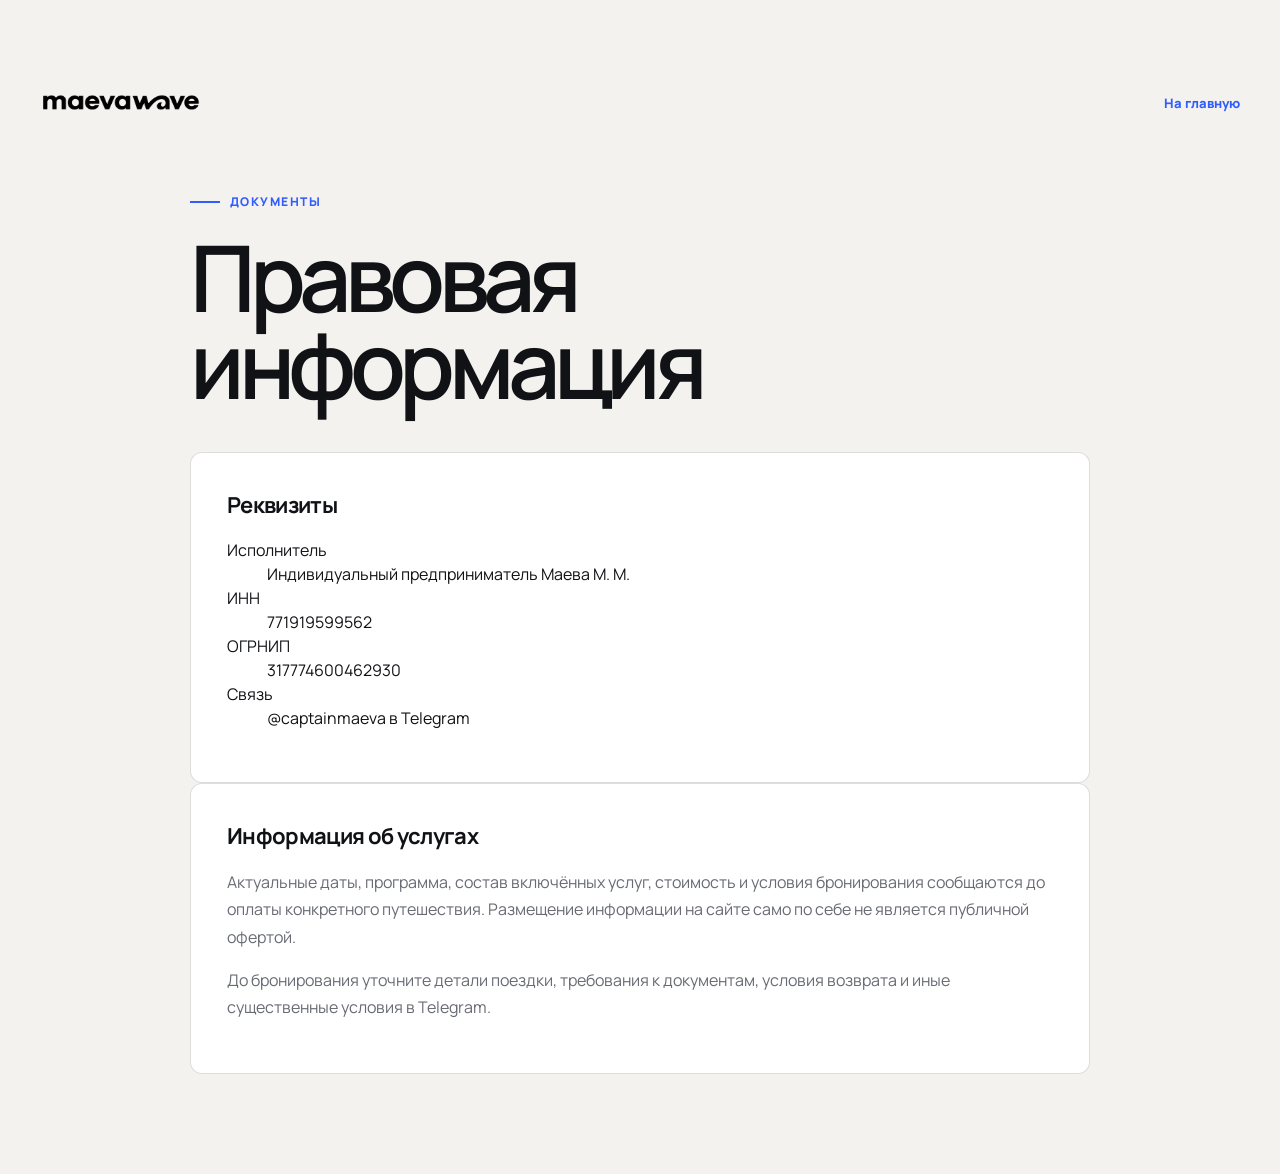
<file: legal.html>
<!doctype html>
<html lang="ru">
  <head>
    <meta charset="UTF-8" />
    <meta name="viewport" content="width=device-width, initial-scale=1" />
    <meta name="robots" content="index,follow" />
    <meta name="description" content="Правовая информация и реквизиты MaevaWave." />
    <link rel="canonical" href="https://maevawave.ru/legal.html" />
    <link rel="icon" href="/favicon.svg" type="image/svg+xml" />
    <link rel="icon" href="/favicon-32.png" sizes="32x32" type="image/png" />
    <link rel="apple-touch-icon" href="/apple-touch-icon.png" />
    <title>Правовая информация | MaevaWave</title>
    <link rel="preconnect" href="https://fonts.googleapis.com" />
    <link rel="preconnect" href="https://fonts.gstatic.com" crossorigin />
    <link
      href="https://fonts.googleapis.com/css2?family=Manrope:wght@400;500;600;700;800&display=swap"
      rel="stylesheet"
    />
    <link rel="stylesheet" href="/styles.css?v=20261109-1" />
    <!-- Yandex.Metrika counter -->
    <script type="text/javascript">
      (function (m, e, t, r, i, k, a) {
        m[i] = m[i] || function () { (m[i].a = m[i].a || []).push(arguments); };
        m[i].l = 1 * new Date();
        for (var j = 0; j < document.scripts.length; j++) {
          if (document.scripts[j].src === r) { return; }
        }
        k = e.createElement(t), a = e.getElementsByTagName(t)[0], k.async = 1, k.src = r, a.parentNode.insertBefore(k, a);
      })(window, document, "script", "https://mc.yandex.ru/metrika/tag.js?id=110991497", "ym");

      ym(110991497, "init", {ssr: true, webvisor: true, clickmap: true, ecommerce: "dataLayer", referrer: document.referrer, url: location.href, accurateTrackBounce: true, trackLinks: true});
    </script>
    <!-- /Yandex.Metrika counter -->
  </head>
  <body class="legal-page">
    <noscript><div><img src="https://mc.yandex.ru/watch/110991497" style="position: absolute; left: -9999px" alt="" /></div></noscript>
    <header class="legal-header">
      <a class="brand-logo" href="/" aria-label="MaevaWave, на главную">
        <img src="/images/logo-dark.png" alt="MaevaWave" width="900" height="130" />
      </a>
      <a class="legal-back" href="/">На главную</a>
    </header>
    <main class="legal-main">
      <p class="eyebrow dark">Документы</p>
      <h1>Правовая информация</h1>
      <section class="legal-card">
        <h2>Реквизиты</h2>
        <dl>
          <div><dt>Исполнитель</dt><dd>Индивидуальный предприниматель Маева М. М.</dd></div>
          <div><dt>ИНН</dt><dd>771919599562</dd></div>
          <div><dt>ОГРНИП</dt><dd>317774600462930</dd></div>
          <div>
            <dt>Связь</dt>
            <dd><a href="https://t.me/captainmaeva" target="_blank" rel="noreferrer">@captainmaeva в Telegram</a></dd>
          </div>
        </dl>
      </section>
      <section class="legal-copy">
        <h2>Информация об услугах</h2>
        <p>
          Актуальные даты, программа, состав включённых услуг, стоимость и условия
          бронирования сообщаются до оплаты конкретного путешествия. Размещение
          информации на сайте само по себе не является публичной офертой.
        </p>
        <p>
          До бронирования уточните детали поездки, требования к документам,
          условия возврата и иные существенные условия в Telegram.
        </p>
      </section>
    </main>
  </body>
</html>
</file>
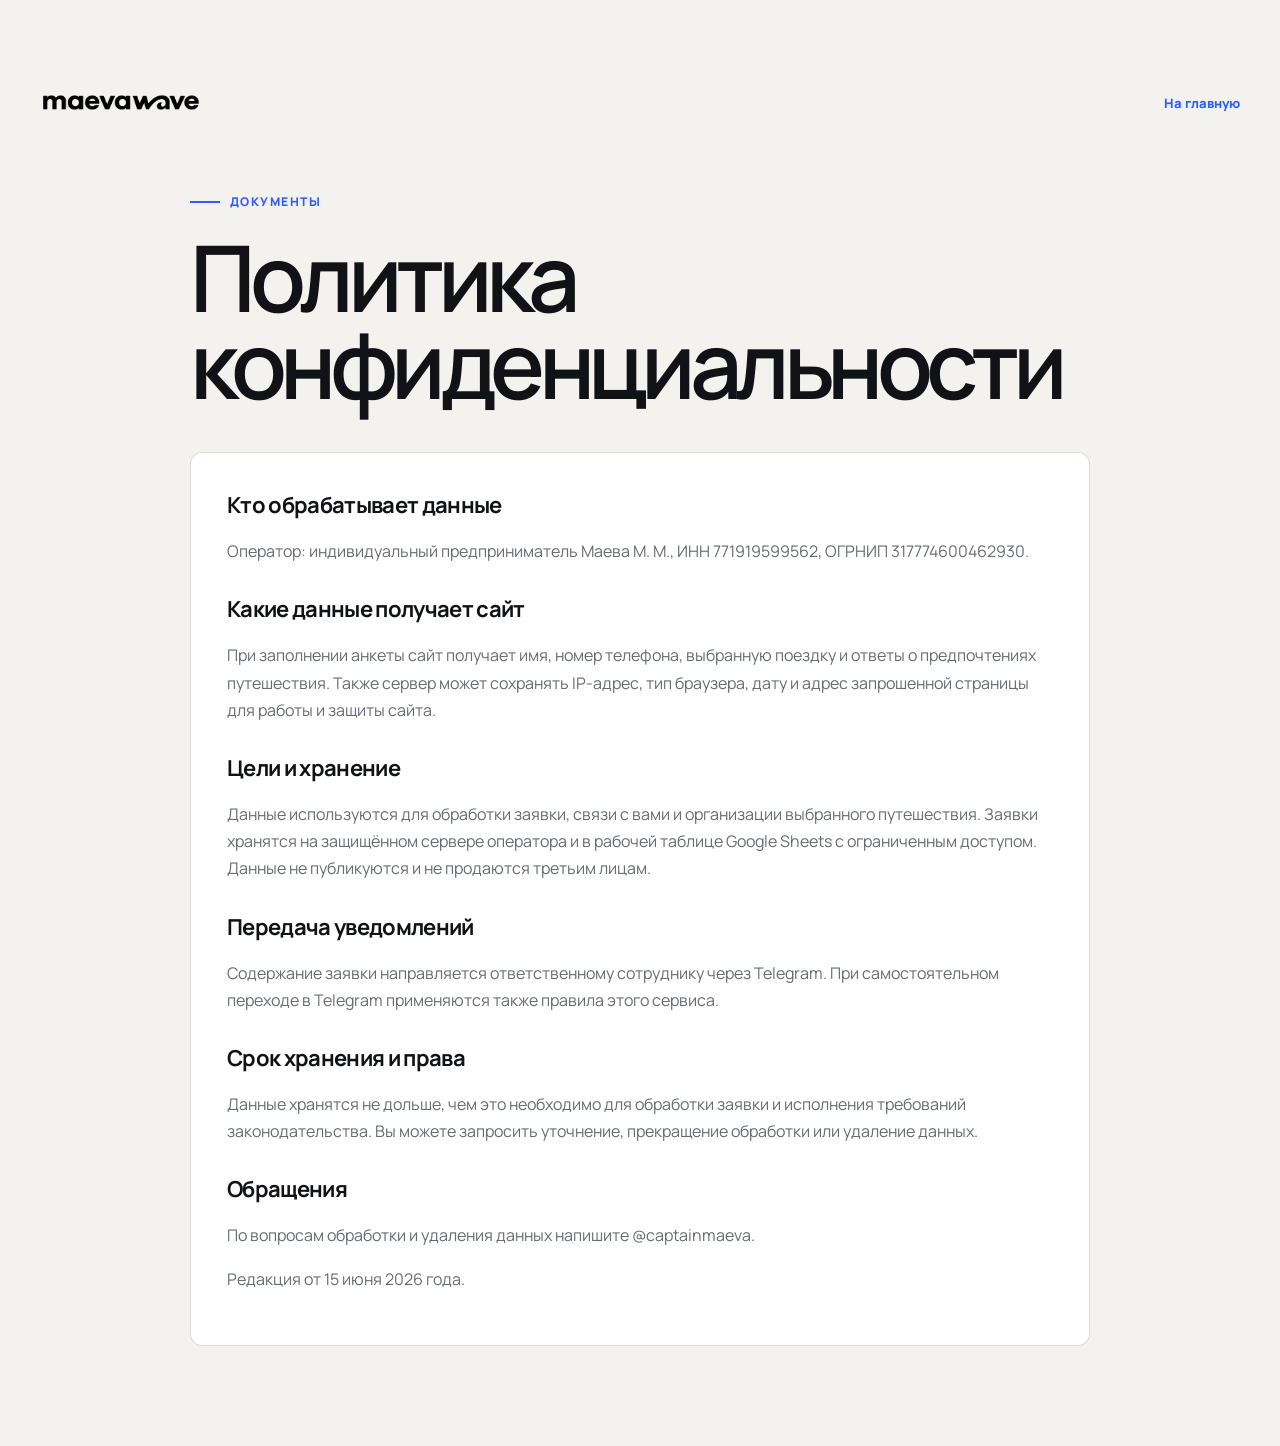
<file: privacy.html>
<!doctype html>
<html lang="ru">
  <head>
    <meta charset="UTF-8" />
    <meta name="viewport" content="width=device-width, initial-scale=1" />
    <meta name="robots" content="index,follow" />
    <meta name="description" content="Политика конфиденциальности сайта MaevaWave." />
    <link rel="canonical" href="https://maevawave.ru/privacy.html" />
    <link rel="icon" href="/favicon.svg" type="image/svg+xml" />
    <link rel="icon" href="/favicon-32.png" sizes="32x32" type="image/png" />
    <link rel="apple-touch-icon" href="/apple-touch-icon.png" />
    <title>Политика конфиденциальности | MaevaWave</title>
    <link rel="preconnect" href="https://fonts.googleapis.com" />
    <link rel="preconnect" href="https://fonts.gstatic.com" crossorigin />
    <link
      href="https://fonts.googleapis.com/css2?family=Manrope:wght@400;500;600;700;800&display=swap"
      rel="stylesheet"
    />
    <link rel="stylesheet" href="/styles.css?v=20261109-1" />
    <!-- Yandex.Metrika counter -->
    <script type="text/javascript">
      (function (m, e, t, r, i, k, a) {
        m[i] = m[i] || function () { (m[i].a = m[i].a || []).push(arguments); };
        m[i].l = 1 * new Date();
        for (var j = 0; j < document.scripts.length; j++) {
          if (document.scripts[j].src === r) { return; }
        }
        k = e.createElement(t), a = e.getElementsByTagName(t)[0], k.async = 1, k.src = r, a.parentNode.insertBefore(k, a);
      })(window, document, "script", "https://mc.yandex.ru/metrika/tag.js?id=110991497", "ym");

      ym(110991497, "init", {ssr: true, webvisor: true, clickmap: true, ecommerce: "dataLayer", referrer: document.referrer, url: location.href, accurateTrackBounce: true, trackLinks: true});
    </script>
    <!-- /Yandex.Metrika counter -->
  </head>
  <body class="legal-page">
    <noscript><div><img src="https://mc.yandex.ru/watch/110991497" style="position: absolute; left: -9999px" alt="" /></div></noscript>
    <header class="legal-header">
      <a class="brand-logo" href="/" aria-label="MaevaWave, на главную">
        <img src="/images/logo-dark.png" alt="MaevaWave" width="900" height="130" />
      </a>
      <a class="legal-back" href="/">На главную</a>
    </header>
    <main class="legal-main">
      <p class="eyebrow dark">Документы</p>
      <h1>Политика конфиденциальности</h1>
      <section class="legal-copy">
        <h2>Кто обрабатывает данные</h2>
        <p>
          Оператор: индивидуальный предприниматель Маева М. М., ИНН 771919599562,
          ОГРНИП 317774600462930.
        </p>
        <h2>Какие данные получает сайт</h2>
        <p>
          При заполнении анкеты сайт получает имя, номер телефона, выбранную
          поездку и ответы о предпочтениях путешествия. Также сервер может
          сохранять IP-адрес, тип браузера, дату и адрес запрошенной страницы
          для работы и защиты сайта.
        </p>
        <h2>Цели и хранение</h2>
        <p>
          Данные используются для обработки заявки, связи с вами и организации
          выбранного путешествия. Заявки хранятся на защищённом сервере
          оператора и в рабочей таблице Google Sheets с ограниченным доступом.
          Данные не публикуются и не продаются третьим лицам.
        </p>
        <h2>Передача уведомлений</h2>
        <p>
          Содержание заявки направляется ответственному сотруднику через
          Telegram. При самостоятельном переходе в Telegram применяются также
          правила этого сервиса.
        </p>
        <h2>Срок хранения и права</h2>
        <p>
          Данные хранятся не дольше, чем это необходимо для обработки заявки и
          исполнения требований законодательства. Вы можете запросить
          уточнение, прекращение обработки или удаление данных.
        </p>
        <h2>Обращения</h2>
        <p>
          По вопросам обработки и удаления данных напишите
          <a href="https://t.me/captainmaeva" target="_blank" rel="noreferrer">@captainmaeva</a>.
        </p>
        <p class="legal-updated">Редакция от 15 июня 2026 года.</p>
      </section>
    </main>
  </body>
</html>
</file>
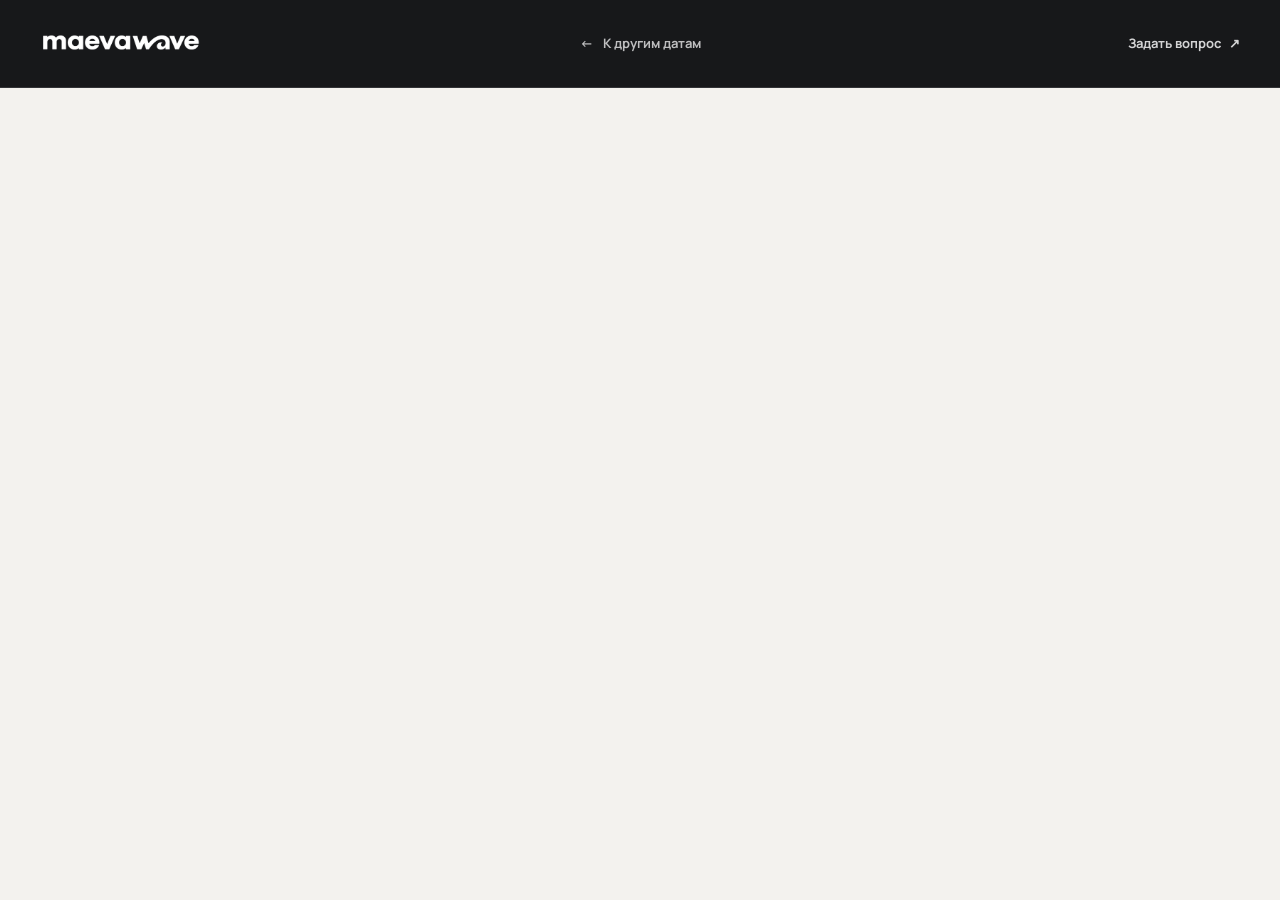
<file: trip.html>
<!doctype html>
<html lang="ru">
  <head>
    <meta charset="UTF-8" />
    <meta name="viewport" content="width=device-width, initial-scale=1" />
    <meta name="robots" content="index,follow,max-image-preview:large" />
    <meta name="description" content="Яхтенное путешествие MaevaWave: даты, маршрут, стоимость, проживание на яхте и анкета участника." />
    <link rel="canonical" href="https://maevawave.ru/trip.html" />
    <meta property="og:type" content="website" />
    <meta property="og:locale" content="ru_RU" />
    <meta property="og:site_name" content="MaevaWave" />
    <meta property="og:title" content="Яхтенное путешествие | MaevaWave" />
    <meta property="og:description" content="Даты, маршрут, стоимость, проживание на яхте и анкета участника." />
    <meta property="og:url" content="https://maevawave.ru/trip.html" />
    <meta property="og:image" content="https://maevawave.ru/images/hero-deck.webp" />
    <meta property="og:image:alt" content="Яхтенное путешествие MaevaWave" />
    <meta name="twitter:card" content="summary_large_image" />
    <meta name="twitter:title" content="Яхтенное путешествие | MaevaWave" />
    <meta name="twitter:description" content="Даты, маршрут, стоимость, проживание на яхте и анкета участника." />
    <meta name="twitter:image" content="https://maevawave.ru/images/hero-deck.webp" />
    <meta name="theme-color" content="#08090b" />
    <link rel="icon" href="/favicon.svg" type="image/svg+xml" />
    <link rel="icon" href="/favicon-32.png" sizes="32x32" type="image/png" />
    <link rel="apple-touch-icon" href="/apple-touch-icon.png" />
    <title>Яхтенное путешествие | MaevaWave</title>
    <link rel="preconnect" href="https://fonts.googleapis.com" />
    <link rel="preconnect" href="https://fonts.gstatic.com" crossorigin />
    <link
      href="https://fonts.googleapis.com/css2?family=Manrope:wght@400;500;600;700;800&display=swap"
      rel="stylesheet"
    />
    <link rel="stylesheet" href="/styles.css?v=20261109-1" />
    <link rel="stylesheet" href="/trip.css?v=20261109-1" />
    <link rel="stylesheet" href="/lead-form.css?v=20261109-1" />
    <script id="trip-jsonld" type="application/ld+json">{"@context":"https://schema.org","@type":"TouristTrip","name":"Яхтенное путешествие MaevaWave"}</script>
    <!-- Yandex.Metrika counter -->
    <script type="text/javascript">
      (function (m, e, t, r, i, k, a) {
        m[i] = m[i] || function () { (m[i].a = m[i].a || []).push(arguments); };
        m[i].l = 1 * new Date();
        for (var j = 0; j < document.scripts.length; j++) {
          if (document.scripts[j].src === r) { return; }
        }
        k = e.createElement(t), a = e.getElementsByTagName(t)[0], k.async = 1, k.src = r, a.parentNode.insertBefore(k, a);
      })(window, document, "script", "https://mc.yandex.ru/metrika/tag.js?id=110991497", "ym");

      ym(110991497, "init", {ssr: true, webvisor: true, clickmap: true, ecommerce: "dataLayer", referrer: document.referrer, url: location.href, accurateTrackBounce: true, trackLinks: true});
    </script>
    <!-- /Yandex.Metrika counter -->
  </head>
  <body class="trip-page is-loading">
    <noscript><div><img src="https://mc.yandex.ru/watch/110991497" style="position: absolute; left: -9999px" alt="" /></div></noscript>
    <header class="header trip-page-header">
      <a class="brand-logo header-logo" href="/" aria-label="MaevaWave, на главную">
        <img src="/images/logo-white.png" alt="MaevaWave" width="900" height="130" />
      </a>
      <a class="trip-back" href="/#trips"><span aria-hidden="true">←</span> К другим датам</a>
      <a class="header-cta" href="https://t.me/captainmaeva" target="_blank" rel="noreferrer">Задать вопрос <span aria-hidden="true">↗</span></a>
    </header>

    <main id="trip-content" hidden>
      <section class="trip-hero">
        <img class="trip-hero-image" alt="" />
        <div class="trip-hero-shade"></div>
        <div class="trip-hero-content">
          <p class="eyebrow trip-country-label"></p>
          <h1 class="trip-page-title"></h1>
          <p class="trip-page-lead"></p>
          <div class="trip-hero-meta">
            <div><span>Даты</span><strong class="trip-page-dates"></strong></div>
            <div><span>Стоимость</span><strong class="trip-page-price"></strong></div>
            <div><span>Места</span><strong class="trip-page-seats"></strong></div>
          </div>
          <div class="trip-prepayment" hidden></div>
          <div class="trip-hero-actions">
            <button class="button button-primary trip-lead-button" type="button">Оставить заявку</button>
            <a class="button trip-question-button" href="https://t.me/captainmaeva" target="_blank" rel="noreferrer">Задать вопрос</a>
          </div>
          <p class="trip-hero-note">Анкета займёт около двух минут. Сначала ответим на вопросы, затем объясним условия брони.</p>
        </div>
      </section>

      <section class="trip-facts" aria-label="Коротко о поездке">
        <article data-trip-fact="duration" hidden><span>Длительность</span><strong></strong></article>
        <article><span>Размещение</span><strong>По 2 человека в каюте</strong></article>
        <article><span>Опыт</span><strong>Не нужен</strong></article>
        <article><span>На борту</span><strong>Капитан Маша Маева</strong></article>
      </section>

      <section class="trip-detail-section">
        <div class="trip-detail-heading">
          <p class="eyebrow">Маршрут и жизнь на борту</p>
          <h2>Что будет<br /><span>на этой неделе.</span></h2>
        </div>
        <div class="trip-detail-grid">
          <article>
            <span>01</span>
            <h3>Маршрут</h3>
            <p data-page-field="routeText"></p>
          </article>
          <article>
            <span>02</span>
            <h3>Проживание</h3>
            <p data-page-field="accommodationText"></p>
          </article>
        </div>
      </section>

      <section class="trip-gallery-section" aria-label="Галерея поездки">
        <div class="trip-gallery-heading">
          <p class="eyebrow">Без постановки</p>
          <h2>Так выглядит<br /><span>жизнь на борту.</span></h2>
        </div>
        <div class="trip-gallery" data-trip-gallery></div>
      </section>

      <section class="trip-room-tour" hidden>
        <div>
          <p class="eyebrow">Яхта изнутри</p>
          <h2>Посмотрите,<br /><span>где будем жить.</span></h2>
          <p>Посмотрите, как устроены каюты и общие зоны до поездки.</p>
        </div>
        <div class="room-tour-media" data-room-tour></div>
      </section>

      <section class="trip-inclusions">
        <div class="inclusion-card included">
          <p class="eyebrow">В стоимости</p>
          <h2>Что входит</h2>
          <ul data-page-list="includedText"></ul>
        </div>
        <div class="inclusion-card excluded">
          <p class="eyebrow">Дополнительно</p>
          <h2>Что не входит</h2>
          <ul data-page-list="excludedText"></ul>
        </div>
      </section>

      <section class="trip-faq">
        <div class="trip-faq-heading">
          <p class="eyebrow">Перед поездкой</p>
          <h2>Вопросы до первой <span>яхты.</span></h2>
        </div>
        <div class="faq-list">
          <details open><summary>Нужен ли опыт яхтинга?<span>+</span></summary><p>Нет. Маша всё объяснит и поможет спокойно включиться в жизнь на яхте. Участие в управлении добровольное.</p></details>
          <details><summary>Можно приехать одной или одному?<span>+</span></summary><p>Да. Большая часть участников приезжает по одиночке и знакомится с командой уже на борту.</p></details>
          <details><summary>Как проходит бронирование?<span>+</span></summary><p>Заполните короткую анкету. Менеджер MaevaWave напишет вам в Telegram, ответит на вопросы и расскажет, как зафиксировать место.</p></details>
          <details><summary>Можно просто отдыхать?<span>+</span></summary><p>Да. Можно купаться, загорать и наслаждаться маршрутом. Если захочется попробовать штурвал или паруса — Маша всё покажет.</p></details>
          <details><summary>Что взять с собой?<span>+</span></summary><p>До поездки мы пришлём подробный список. Лучше взять мягкую сумку, удобную одежду, нескользящую обувь, ветровку и личную аптечку.</p></details>
          <details><summary>Как устроена логистика?<span>+</span></summary><p>Для конкретной поездки заранее пришлём аэропорт, время прибытия, варианты трансфера и точку встречи в марине.</p></details>
        </div>
      </section>

      <section class="trip-apply">
        <div>
          <p class="eyebrow light">Следующий шаг</p>
          <h2>Обсудить эту поездку</h2>
          <p data-page-field="importantText"></p>
        </div>
        <button class="button button-primary trip-lead-button" type="button">Оставить заявку</button>
      </section>
    </main>

    <section class="trip-not-found" id="trip-not-found" hidden>
      <img src="/images/logo-dark.png" alt="MaevaWave" />
      <h1>Поездка не найдена</h1>
      <p>Возможно, она пока скрыта или даты уже изменились.</p>
      <a class="button button-primary" href="/#trips">Посмотреть путешествия</a>
    </section>

    <script src="/lead-form.js?v=20261109-1"></script>
    <script src="/trip.js?v=20261109-1"></script>
  </body>
</html>
</file>
<file: styles.css>
:root {
  --ink: #090a0d;
  --ink-soft: #15171c;
  --paper: #f3f2ee;
  --paper-strong: #ffffff;
  --blue: #315cff;
  --blue-deep: #2147df;
  --text: #111216;
  --muted: #686b73;
  --line: rgba(17, 18, 22, 0.14);
  --line-dark: rgba(255, 255, 255, 0.18);
  --white: #ffffff;
  --page: min(1320px, calc(100% - 80px));
  --header-height: 88px;
  --radius: 12px;
  --radius-lg: 20px;
  --ease: cubic-bezier(0.22, 1, 0.36, 1);
}

* {
  box-sizing: border-box;
}

html {
  scroll-behavior: smooth;
  scroll-padding-top: 100px;
}

body {
  margin: 0;
  color: var(--text);
  background: var(--paper);
  font-family: "Manrope", Arial, sans-serif;
  font-size: 16px;
  line-height: 1.5;
  -webkit-font-smoothing: antialiased;
}

body.menu-open {
  overflow: hidden;
}

body.mode-loading > :not(.site-placeholder) {
  visibility: hidden;
}

body.placeholder-mode > :not(.site-placeholder) {
  display: none !important;
}

body:not(.placeholder-mode) > .site-placeholder {
  display: none !important;
}

img {
  display: block;
  max-width: 100%;
}

a {
  color: inherit;
  text-decoration: none;
}

button,
input,
textarea {
  font: inherit;
}

button,
a {
  -webkit-tap-highlight-color: transparent;
}

::selection {
  color: var(--white);
  background: var(--blue);
}

.section {
  width: var(--page);
  margin-inline: auto;
}

.eyebrow {
  display: flex;
  align-items: center;
  gap: 10px;
  margin: 0 0 24px;
  color: var(--blue);
  font-size: 12px;
  font-weight: 800;
  letter-spacing: 0.12em;
  line-height: 1.2;
  text-transform: uppercase;
}

.eyebrow::before {
  width: 30px;
  height: 2px;
  content: "";
  background: currentColor;
}

.eyebrow.light {
  color: rgba(255, 255, 255, 0.72);
}

.button {
  display: inline-flex;
  min-height: 54px;
  align-items: center;
  justify-content: center;
  gap: 10px;
  padding: 0 24px;
  border: 1px solid transparent;
  border-radius: 7px;
  cursor: pointer;
  font-size: 14px;
  font-weight: 800;
  letter-spacing: -0.01em;
  transition: transform 180ms var(--ease), background 180ms ease, color 180ms ease, border-color 180ms ease;
}

.button:hover {
  transform: translateY(-2px);
}

.button:focus-visible,
.text-link:focus-visible,
.header a:focus-visible,
.menu-button:focus-visible {
  outline: 3px solid rgba(49, 92, 255, 0.42);
  outline-offset: 3px;
}

.button-accent,
.button-primary {
  color: var(--white);
  background: var(--blue);
}

.button-accent:hover,
.button-primary:hover {
  background: var(--blue-deep);
}

.button-light {
  color: var(--ink);
  background: var(--white);
}

.text-link {
  display: inline-flex;
  align-items: center;
  gap: 12px;
  color: rgba(255, 255, 255, 0.76);
  font-size: 14px;
  font-weight: 700;
}

.text-link span {
  transition: transform 180ms var(--ease);
}

.text-link:hover span {
  transform: translate(2px, -2px);
}

.text-link.light {
  color: var(--white);
}

.brand-logo {
  display: block;
  width: 160px;
}

.brand-logo img {
  width: 100%;
  height: auto;
}

.header {
  position: fixed;
  z-index: 50;
  top: 0;
  left: 0;
  display: grid;
  width: 100%;
  height: var(--header-height);
  grid-template-columns: 1fr auto 1fr;
  align-items: center;
  padding: 0 40px;
  color: var(--white);
  border-bottom: 1px solid transparent;
  transition: height 220ms var(--ease), background 220ms ease, border-color 220ms ease;
}

.header.scrolled {
  height: 70px;
  border-color: rgba(255, 255, 255, 0.1);
  background: rgba(9, 10, 13, 0.88);
  backdrop-filter: blur(18px);
}

.header-logo {
  justify-self: start;
}

.nav {
  display: flex;
  align-items: center;
  gap: 28px;
}

.nav a,
.header-cta {
  color: rgba(255, 255, 255, 0.82);
  font-size: 13px;
  font-weight: 700;
  transition: color 160ms ease;
}

.nav a:hover,
.header-cta:hover {
  color: var(--white);
}

.header-cta {
  display: inline-flex;
  align-items: center;
  gap: 8px;
  justify-self: end;
}

.menu-button {
  display: none;
  width: 44px;
  height: 44px;
  padding: 0;
  border: 0;
  border-radius: 50%;
  background: rgba(255, 255, 255, 0.12);
}

.menu-button span {
  position: absolute;
  left: 12px;
  width: 20px;
  height: 1px;
  background: var(--white);
  transition: transform 180ms ease, top 180ms ease;
}

.menu-button span:first-child { top: 18px; }
.menu-button span:last-child { top: 25px; }
.menu-button.active span:first-child { top: 22px; transform: rotate(45deg); }
.menu-button.active span:last-child { top: 22px; transform: rotate(-45deg); }

.hero {
  position: relative;
  display: grid;
  min-height: 100svh;
  grid-template-columns: minmax(420px, 0.9fr) minmax(520px, 1.1fr);
  align-items: stretch;
  overflow: hidden;
  color: var(--white);
  background: var(--ink);
}

.hero-copy {
  display: flex;
  min-height: 760px;
  flex-direction: column;
  justify-content: center;
  padding: calc(var(--header-height) + 70px) clamp(40px, 6vw, 110px) 110px max(40px, calc((100vw - 1320px) / 2));
}

.hero h1 {
  max-width: 820px;
  margin: 0;
  font-size: clamp(58px, 6.5vw, 112px);
  font-weight: 600;
  letter-spacing: -0.075em;
  line-height: 0.9;
}

.hero-lead {
  max-width: 620px;
  margin: 36px 0 0;
  color: rgba(255, 255, 255, 0.72);
  font-size: clamp(17px, 1.4vw, 21px);
  letter-spacing: -0.025em;
  line-height: 1.55;
}

.hero-actions {
  display: flex;
  align-items: center;
  gap: 26px;
  margin-top: 38px;
}

.hero-facts {
  display: grid;
  margin: auto 0 0;
  padding: 36px 0 0;
  grid-template-columns: repeat(3, minmax(0, 1fr));
  border-top: 1px solid var(--line-dark);
  list-style: none;
}

.hero-facts li {
  display: grid;
  gap: 5px;
  padding-right: 16px;
}

.hero-facts strong {
  font-size: 15px;
  font-weight: 700;
}

.hero-facts span {
  color: rgba(255, 255, 255, 0.48);
  font-size: 12px;
}

.hero-media {
  position: relative;
  min-height: 100%;
  margin: 0;
  overflow: hidden;
}

.hero-media::after {
  position: absolute;
  inset: 0;
  content: "";
  pointer-events: none;
  background: linear-gradient(90deg, rgba(9, 10, 13, 0.28), transparent 32%), linear-gradient(0deg, rgba(9, 10, 13, 0.42), transparent 35%);
}

.hero-media img {
  width: 100%;
  height: 100%;
  object-fit: cover;
  object-position: 52% center;
}

.hero-media figcaption {
  position: absolute;
  z-index: 2;
  right: 36px;
  bottom: 34px;
  left: 36px;
  display: flex;
  justify-content: space-between;
  color: rgba(255, 255, 255, 0.78);
  font-size: 11px;
  font-weight: 700;
  letter-spacing: 0.08em;
  text-transform: uppercase;
}

.hero-scroll {
  position: absolute;
  z-index: 3;
  right: 24px;
  bottom: 50%;
  display: flex;
  align-items: center;
  gap: 12px;
  color: rgba(255, 255, 255, 0.66);
  font-size: 10px;
  font-weight: 800;
  letter-spacing: 0.13em;
  text-transform: uppercase;
  transform: rotate(90deg) translateX(50%);
  transform-origin: right bottom;
}

.hero-scroll span {
  width: 36px;
  height: 1px;
  background: currentColor;
}

.trips {
  padding-block: 150px 170px;
}

.section-heading {
  display: grid;
  grid-template-columns: minmax(0, 1.6fr) minmax(280px, 0.6fr);
  align-items: end;
  gap: 80px;
  margin-bottom: 64px;
}

.section-heading h2,
.experience-intro h2,
.faq-heading h2,
.final-cta h2 {
  margin: 0;
  font-size: clamp(48px, 6.2vw, 98px);
  font-weight: 600;
  letter-spacing: -0.07em;
  line-height: 0.94;
}

.section-heading h2 span,
.experience-intro h2 span,
.faq-heading h2 span,
.final-cta h2 span {
  color: var(--blue);
}

.section-heading > p {
  max-width: 390px;
  margin: 0 0 8px;
  color: var(--muted);
  font-size: 15px;
  line-height: 1.7;
}

.trip-grid {
  display: grid;
  grid-template-columns: repeat(3, minmax(0, 1fr));
  gap: 18px;
}

.trip-card {
  position: relative;
  display: grid;
  min-width: 0;
  overflow: hidden;
  color: var(--text);
  border: 1px solid var(--line);
  border-radius: var(--radius);
  background: var(--paper-strong);
  transition: transform 320ms var(--ease), box-shadow 320ms var(--ease);
}

.trip-card:hover {
  transform: translateY(-7px);
  box-shadow: 0 28px 70px rgba(14, 19, 35, 0.13);
}

.trip-card-media {
  position: relative;
  aspect-ratio: 4 / 4.6;
  overflow: hidden;
  background: #d9d9d9;
}

.trip-card-media img {
  width: 100%;
  height: 100%;
  object-fit: cover;
  transition: transform 700ms var(--ease);
}

.trip-card:hover .trip-card-media img {
  transform: scale(1.035);
}

.trip-card-number,
.trip-status {
  position: absolute;
  z-index: 2;
  top: 16px;
  min-height: 30px;
  padding: 7px 10px;
  color: var(--white);
  border-radius: 5px;
  background: rgba(9, 10, 13, 0.68);
  backdrop-filter: blur(12px);
  font-size: 10px;
  font-weight: 800;
  letter-spacing: 0.09em;
  line-height: 1;
  text-transform: uppercase;
}

.trip-card-number { left: 16px; }
.trip-status { right: 16px; }

.trip-body {
  display: grid;
  padding: 24px;
}

.trip-country {
  margin: 0 0 10px;
  color: var(--blue);
  font-size: 11px;
  font-weight: 800;
  letter-spacing: 0.11em;
  text-transform: uppercase;
}

.trip-body h3 {
  margin: 0;
  font-size: clamp(25px, 2.25vw, 35px);
  font-weight: 600;
  letter-spacing: -0.055em;
  line-height: 1.05;
}

.trip-date {
  margin: 14px 0 0;
  color: var(--muted);
  font-size: 14px;
}

.trip-route {
  min-height: 50px;
  margin: 18px 0 0;
  color: var(--muted);
  font-size: 13px;
  line-height: 1.55;
}

.trip-meta {
  display: flex;
  flex-wrap: wrap;
  gap: 6px;
  margin-top: 18px;
}

.trip-meta span {
  padding: 6px 8px;
  border: 1px solid var(--line);
  border-radius: 4px;
  font-size: 10px;
  font-weight: 700;
}

.trip-footer {
  display: flex;
  align-items: end;
  justify-content: space-between;
  gap: 16px;
  margin-top: 28px;
  padding-top: 20px;
  border-top: 1px solid var(--line);
}

.trip-price {
  display: grid;
  gap: 3px;
  color: var(--muted);
  font-size: 10px;
  font-style: normal;
  letter-spacing: 0.08em;
  text-transform: uppercase;
}

.trip-price strong {
  color: var(--text);
  font-size: 17px;
  font-weight: 700;
  letter-spacing: -0.025em;
  text-transform: none;
}

.trip-price em {
  color: var(--muted);
  font-size: 10px;
  font-style: normal;
  letter-spacing: 0;
  text-transform: none;
}

.trip-details-link {
  color: var(--blue);
  font-size: 13px;
  font-weight: 800;
}

.trip-details-link span {
  display: inline-block;
  transition: transform 180ms var(--ease);
}

.trip-card:hover .trip-details-link span {
  transform: translateX(4px);
}

.trip-empty {
  grid-column: 1 / -1;
  padding: 70px;
  text-align: center;
  border: 1px solid var(--line);
  border-radius: var(--radius);
  background: var(--paper-strong);
}

.trip-empty h3 {
  margin: 0;
  font-size: clamp(34px, 5vw, 58px);
  font-weight: 600;
  letter-spacing: -0.055em;
}

.trip-empty p {
  margin: 14px 0 24px;
  color: var(--muted);
}

.trip-empty a {
  color: var(--blue);
  font-weight: 800;
}

.trip-skeleton {
  aspect-ratio: 0.72;
  border-radius: var(--radius);
  background: linear-gradient(90deg, #e7e6e1 20%, #efeee9 45%, #e7e6e1 70%);
  background-size: 220% 100%;
  animation: skeleton 1.5s ease infinite;
}

@keyframes skeleton {
  to { background-position: -220% 0; }
}

.experience {
  padding: 150px 0 170px;
  background: var(--paper-strong);
}

.experience-intro {
  display: grid;
  grid-template-columns: 1fr minmax(320px, 0.56fr);
  align-items: end;
  column-gap: 100px;
}

.experience-intro .eyebrow {
  grid-column: 1 / -1;
}

.experience-intro > p:last-child {
  margin: 0 0 6px;
  color: var(--muted);
  font-size: 16px;
  line-height: 1.75;
}

.experience-gallery {
  display: grid;
  height: min(72vw, 880px);
  grid-template-columns: 1.4fr 0.8fr 0.8fr;
  gap: 12px;
  margin-top: 88px;
}

.experience-photo {
  position: relative;
  margin: 0;
  overflow: hidden;
  border-radius: 8px;
}

.experience-photo:nth-child(2) {
  margin-top: 14%;
  margin-bottom: 14%;
}

.experience-photo:nth-child(3) {
  margin-top: 28%;
}

.experience-photo::after {
  position: absolute;
  inset: 0;
  content: "";
  background: linear-gradient(0deg, rgba(9, 10, 13, 0.68), transparent 40%);
}

.experience-photo img {
  width: 100%;
  height: 100%;
  object-fit: cover;
}

.experience-photo figcaption {
  position: absolute;
  z-index: 2;
  right: 18px;
  bottom: 18px;
  left: 18px;
  color: var(--white);
  font-size: 12px;
  font-weight: 700;
}

.experience-list {
  display: grid;
  grid-template-columns: repeat(4, minmax(0, 1fr));
  margin-top: 100px;
  border-top: 1px solid var(--line);
}

.experience-list article {
  min-height: 280px;
  padding: 26px 24px 30px 0;
  border-right: 1px solid var(--line);
}

.experience-list article + article {
  padding-left: 24px;
}

.experience-list article:last-child {
  border-right: 0;
}

.experience-list span,
.certainty-grid strong {
  color: var(--blue);
  font-size: 11px;
  font-weight: 800;
  letter-spacing: 0.1em;
}

.experience-list h3,
.certainty-grid h3 {
  margin: 90px 0 12px;
  font-size: 24px;
  font-weight: 600;
  letter-spacing: -0.045em;
  line-height: 1.1;
}

.experience-list p,
.certainty-grid p {
  margin: 0;
  color: var(--muted);
  font-size: 13px;
  line-height: 1.65;
}

.captain {
  display: grid;
  min-height: 900px;
  grid-template-columns: minmax(0, 0.92fr) minmax(480px, 1.08fr);
  color: var(--white);
  background: var(--ink);
}

.captain-photo {
  min-height: 760px;
  margin: 0;
  overflow: hidden;
}

.captain-photo img {
  width: 100%;
  height: 100%;
  object-fit: cover;
  object-position: center 40%;
}

.captain-copy {
  display: flex;
  max-width: 760px;
  flex-direction: column;
  justify-content: center;
  padding: 110px clamp(44px, 7vw, 130px);
}

.captain-copy h2 {
  margin: 0;
  font-size: clamp(50px, 6vw, 96px);
  font-weight: 600;
  letter-spacing: -0.07em;
  line-height: 0.94;
}

.captain-copy h2 span {
  color: #8fa7ff;
}

.captain-copy p {
  max-width: 620px;
  margin: 22px 0 0;
  color: rgba(255, 255, 255, 0.58);
  font-size: 15px;
  line-height: 1.75;
}

.captain-copy .captain-lead {
  margin-top: 40px;
  color: rgba(255, 255, 255, 0.86);
  font-size: 19px;
  letter-spacing: -0.02em;
  line-height: 1.6;
}

.captain-copy .text-link {
  margin-top: 38px;
  align-self: flex-start;
}

.certainty {
  padding-block: 160px;
}

.certainty-grid {
  display: grid;
  grid-template-columns: repeat(4, minmax(0, 1fr));
  border-top: 1px solid var(--line);
}

.certainty-grid article {
  min-height: 300px;
  padding: 28px 26px 28px 0;
  border-right: 1px solid var(--line);
}

.certainty-grid article + article {
  padding-left: 26px;
}

.certainty-grid article:last-child {
  border-right: 0;
}

.certainty-grid h3 {
  margin-top: 100px;
}

.faq {
  display: grid;
  padding-bottom: 170px;
  grid-template-columns: minmax(330px, 0.75fr) minmax(480px, 1.25fr);
  align-items: start;
  gap: 100px;
}

.faq-heading {
  position: sticky;
  top: 110px;
}

.faq-heading h2 {
  font-size: clamp(45px, 5vw, 78px);
}

.faq-list {
  border-top: 1px solid var(--line);
}

.faq-list details {
  border-bottom: 1px solid var(--line);
}

.faq-list summary {
  display: flex;
  min-height: 82px;
  align-items: center;
  justify-content: space-between;
  gap: 20px;
  cursor: pointer;
  font-size: 17px;
  font-weight: 700;
  letter-spacing: -0.02em;
  list-style: none;
}

.faq-list summary::-webkit-details-marker {
  display: none;
}

.faq-list summary span {
  display: grid;
  width: 32px;
  height: 32px;
  flex: 0 0 auto;
  place-items: center;
  color: var(--blue);
  border: 1px solid var(--line);
  border-radius: 50%;
  font-size: 20px;
  font-weight: 400;
  transition: transform 180ms ease;
}

.faq-list details[open] summary span {
  transform: rotate(45deg);
}

.faq-list details p {
  max-width: 650px;
  margin: -2px 0 26px;
  color: var(--muted);
  font-size: 14px;
  line-height: 1.75;
}

.final-cta {
  display: grid;
  min-height: 760px;
  grid-template-columns: minmax(0, 1.2fr) minmax(400px, 0.8fr);
  color: var(--white);
  background: var(--ink-soft);
}

.final-cta > div {
  display: flex;
  flex-direction: column;
  align-items: flex-start;
  justify-content: center;
  padding: 110px max(40px, calc((100vw - 1320px) / 2));
}

.final-cta h2 {
  font-size: clamp(54px, 7vw, 108px);
}

.final-cta > div > p:not(.eyebrow) {
  max-width: 520px;
  margin: 34px 0;
  color: rgba(255, 255, 255, 0.58);
  font-size: 16px;
  line-height: 1.7;
}

.final-cta > img {
  width: 100%;
  height: 100%;
  object-fit: cover;
}

.footer {
  padding: 72px 40px 32px;
  color: var(--white);
  background: var(--ink);
}

.footer-main,
.footer-bottom {
  width: min(1320px, 100%);
  margin-inline: auto;
}

.footer-main {
  display: grid;
  grid-template-columns: 1fr 1fr 1fr;
  align-items: start;
  padding-bottom: 72px;
}

.footer-logo {
  width: min(280px, 82%);
}

.footer-main > p {
  margin: 0;
  color: rgba(255, 255, 255, 0.48);
  font-size: 14px;
  line-height: 1.7;
}

.footer-links {
  display: grid;
  grid-template-columns: 1fr 1fr;
  gap: 14px 26px;
  justify-self: end;
  font-size: 13px;
  font-weight: 700;
}

.footer-links a:hover,
.footer-bottom a:hover {
  color: #9bb0ff;
}

.footer-bottom {
  display: flex;
  gap: 24px;
  padding-top: 24px;
  color: rgba(255, 255, 255, 0.42);
  border-top: 1px solid var(--line-dark);
  font-size: 11px;
}

.footer-bottom span {
  margin-right: auto;
}

.mobile-cta {
  display: none;
}

.site-placeholder {
  position: fixed;
  z-index: 100;
  inset: 0;
  display: grid;
  min-height: 100dvh;
  place-items: center;
  overflow: hidden;
  color: var(--white);
  background: var(--ink);
}

.placeholder-image,
.placeholder-shade {
  position: absolute;
  inset: 0;
  width: 100%;
  height: 100%;
}

.placeholder-image {
  object-fit: cover;
}

.placeholder-shade {
  background: rgba(9, 10, 13, 0.68);
}

.placeholder-brand {
  position: absolute;
  z-index: 2;
  top: 34px;
  left: 40px;
  width: 180px;
}

.placeholder-content {
  position: relative;
  z-index: 2;
  width: min(900px, calc(100% - 40px));
  text-align: center;
}

.placeholder-content .eyebrow {
  justify-content: center;
}

.placeholder-content h2 {
  margin: 0;
  font-size: clamp(54px, 9vw, 132px);
  font-weight: 600;
  letter-spacing: -0.075em;
  line-height: 0.9;
}

.placeholder-content h2 span {
  color: #9bb0ff;
}

.placeholder-content > p:not(.eyebrow) {
  margin: 28px auto;
  color: rgba(255, 255, 255, 0.7);
}

.promo-dialog {
  width: min(560px, calc(100% - 28px));
  padding: 0;
  overflow: hidden;
  color: var(--text);
  border: 0;
  border-radius: var(--radius-lg);
  background: var(--paper-strong);
  box-shadow: 0 30px 100px rgba(0, 0, 0, 0.38);
}

.promo-dialog::backdrop {
  background: rgba(9, 10, 13, 0.72);
  backdrop-filter: blur(8px);
}

.promo-card {
  position: relative;
  padding: 44px;
}

.promo-close {
  position: absolute;
  top: 16px;
  right: 16px;
  width: 38px;
  height: 38px;
  padding: 0;
  color: var(--text);
  border: 1px solid var(--line);
  border-radius: 50%;
  cursor: pointer;
  background: transparent;
  font-size: 22px;
}

.promo-kicker {
  margin: 0 0 12px;
  color: var(--blue);
  font-size: 11px;
  font-weight: 800;
  letter-spacing: 0.1em;
  text-transform: uppercase;
}

.promo-card h2 {
  margin: 0;
  font-size: 42px;
  font-weight: 600;
  letter-spacing: -0.055em;
  line-height: 1;
}

.promo-card > p:not(.promo-kicker) {
  color: var(--muted);
}

.promo-actions {
  display: flex;
  gap: 10px;
  margin-top: 24px;
}

.promo-secondary {
  color: var(--text);
  border-color: var(--line);
  background: transparent;
}

.legal-page {
  min-height: 100vh;
  padding-top: 92px;
  background: var(--paper);
}

.legal-header {
  display: flex;
  width: var(--page);
  align-items: center;
  justify-content: space-between;
  margin: 0 auto 80px;
}

.legal-back {
  color: var(--blue);
  font-size: 13px;
  font-weight: 800;
}

.legal-main {
  width: min(900px, calc(100% - 40px));
  margin: 0 auto;
  padding-bottom: 100px;
}

.legal-main h1 {
  margin: 0 0 44px;
  font-size: clamp(48px, 8vw, 92px);
  font-weight: 600;
  letter-spacing: -0.07em;
  line-height: 0.95;
}

.legal-card,
.legal-copy {
  padding: 36px;
  border: 1px solid var(--line);
  border-radius: var(--radius);
  background: var(--paper-strong);
}

.legal-card h2,
.legal-copy h2 {
  margin: 28px 0 10px;
  font-size: 22px;
  letter-spacing: -0.03em;
}

.legal-card h2:first-child,
.legal-copy h2:first-child {
  margin-top: 0;
}

.legal-card p,
.legal-copy p,
.legal-copy li {
  color: var(--muted);
  line-height: 1.7;
}

[data-reveal] {
  opacity: 0;
  transform: translateY(28px);
  transition: opacity 720ms var(--ease), transform 720ms var(--ease);
}

[data-reveal].is-visible {
  opacity: 1;
  transform: none;
}

@media (max-width: 1100px) {
  :root {
    --page: min(100% - 48px, 960px);
  }

  .hero {
    grid-template-columns: 1fr 0.9fr;
  }

  .hero-copy {
    padding-left: 32px;
    padding-right: 40px;
  }

  .hero h1 {
    font-size: clamp(54px, 7vw, 82px);
  }

  .trip-grid {
    grid-template-columns: repeat(2, minmax(0, 1fr));
  }

  .experience-list,
  .certainty-grid {
    grid-template-columns: repeat(2, minmax(0, 1fr));
  }

  .experience-list article:nth-child(2),
  .certainty-grid article:nth-child(2) {
    border-right: 0;
  }

  .experience-list article:nth-child(n + 3),
  .certainty-grid article:nth-child(n + 3) {
    border-top: 1px solid var(--line);
  }

  .captain {
    grid-template-columns: 0.85fr 1.15fr;
  }

  .faq {
    gap: 55px;
  }

  .footer-main {
    grid-template-columns: 1fr 0.8fr 1fr;
  }
}

@media (max-width: 820px) {
  :root {
    --page: calc(100% - 32px);
    --header-height: 72px;
  }

  .header {
    grid-template-columns: 1fr auto;
    padding: 0 16px;
  }

  .header-logo {
    width: 142px;
  }

  .header-cta {
    display: none;
  }

  .menu-button {
    position: relative;
    z-index: 2;
    display: block;
    justify-self: end;
  }

  .nav {
    position: fixed;
    inset: 0;
    display: none;
    flex-direction: column;
    align-items: flex-start;
    justify-content: flex-end;
    gap: 18px;
    padding: 110px 24px 70px;
    background: var(--ink);
  }

  .nav.open {
    display: flex;
  }

  .nav a {
    font-size: clamp(35px, 11vw, 56px);
    font-weight: 600;
    letter-spacing: -0.055em;
    line-height: 1;
  }

  .hero {
    display: flex;
    min-height: 100svh;
    flex-direction: column;
  }

  .hero-copy {
    z-index: 2;
    min-height: 100svh;
    padding: 132px 20px 38px;
    background: linear-gradient(0deg, rgba(9, 10, 13, 0.9) 0%, rgba(9, 10, 13, 0.24) 78%);
  }

  .hero h1 {
    max-width: 650px;
    font-size: clamp(52px, 15vw, 90px);
  }

  .hero-lead {
    max-width: 520px;
    font-size: 16px;
  }

  .hero-media {
    position: absolute;
    inset: 0;
  }

  .hero-media::after {
    background: rgba(9, 10, 13, 0.26);
  }

  .hero-media figcaption,
  .hero-scroll {
    display: none;
  }

  .hero-facts {
    margin-top: auto;
  }

  .trips {
    padding-block: 100px 110px;
  }

  .section-heading,
  .experience-intro {
    grid-template-columns: 1fr;
    gap: 30px;
  }

  .section-heading h2,
  .experience-intro h2,
  .faq-heading h2 {
    font-size: clamp(46px, 12vw, 76px);
  }

  .experience {
    padding-block: 100px;
  }

  .experience-gallery {
    height: auto;
    grid-template-columns: 1.2fr 0.8fr;
    margin-top: 55px;
  }

  .experience-photo {
    aspect-ratio: 0.74;
  }

  .experience-photo-wide {
    grid-row: span 2;
  }

  .experience-photo:nth-child(2),
  .experience-photo:nth-child(3) {
    margin: 0;
  }

  .experience-list {
    margin-top: 70px;
  }

  .captain {
    grid-template-columns: 1fr;
  }

  .captain-photo {
    height: 80svh;
    min-height: 560px;
  }

  .captain-copy {
    max-width: none;
    padding: 80px 24px 100px;
  }

  .certainty {
    padding-block: 100px;
  }

  .faq {
    grid-template-columns: 1fr;
    gap: 50px;
    padding-bottom: 110px;
  }

  .faq-heading {
    position: static;
  }

  .final-cta {
    min-height: 0;
    grid-template-columns: 1fr;
  }

  .final-cta > div {
    padding: 100px 24px;
  }

  .final-cta > img {
    height: 75svh;
  }

  .footer-main {
    grid-template-columns: 1fr 1fr;
    gap: 45px;
  }

  .footer-main > p {
    order: 3;
  }

  .footer-links {
    justify-self: end;
  }
}

@media (max-width: 580px) {
  .eyebrow {
    margin-bottom: 18px;
    font-size: 10px;
  }

  .hero-copy {
    padding-top: 112px;
  }

  .hero h1 {
    font-size: clamp(48px, 15vw, 72px);
  }

  .hero-lead {
    margin-top: 24px;
    line-height: 1.5;
  }

  .hero-actions {
    align-items: flex-start;
    flex-direction: column;
    gap: 18px;
    margin-top: 28px;
  }

  .hero-facts {
    gap: 10px;
    padding-top: 20px;
  }

  .hero-facts strong {
    font-size: 12px;
  }

  .hero-facts span {
    display: none;
  }

  .section-heading {
    margin-bottom: 40px;
  }

  .section-heading h2,
  .experience-intro h2,
  .faq-heading h2 {
    font-size: clamp(42px, 12.5vw, 62px);
  }

  .trip-grid {
    grid-template-columns: 1fr;
  }

  .trip-card-media {
    aspect-ratio: 4 / 4.15;
  }

  .trip-empty {
    padding: 48px 24px;
  }

  .experience-gallery {
    width: 100%;
    grid-template-columns: 1fr 1fr;
    padding-inline: 0;
  }

  .experience-photo {
    border-radius: 0;
  }

  .experience-photo figcaption {
    right: 12px;
    bottom: 12px;
    left: 12px;
    font-size: 10px;
  }

  .experience-list,
  .certainty-grid {
    grid-template-columns: 1fr;
  }

  .experience-list article,
  .experience-list article + article,
  .certainty-grid article,
  .certainty-grid article + article {
    min-height: 0;
    padding: 24px 0 34px;
    border-right: 0;
    border-top: 1px solid var(--line);
  }

  .experience-list h3,
  .certainty-grid h3 {
    margin-top: 48px;
  }

  .captain-photo {
    height: 68svh;
  }

  .captain-copy h2 {
    font-size: clamp(44px, 13vw, 66px);
  }

  .captain-copy .captain-lead {
    font-size: 17px;
  }

  .faq-list summary {
    min-height: 72px;
    font-size: 15px;
  }

  .final-cta h2 {
    font-size: clamp(48px, 14vw, 72px);
  }

  .footer {
    padding: 58px 20px 100px;
  }

  .footer-main {
    grid-template-columns: 1fr;
  }

  .footer-links {
    justify-self: start;
  }

  .footer-bottom {
    flex-wrap: wrap;
  }

  .footer-bottom span {
    width: 100%;
  }

  .mobile-cta {
    position: fixed;
    z-index: 40;
    right: 12px;
    bottom: calc(12px + env(safe-area-inset-bottom));
    left: 12px;
    display: flex;
    min-height: 54px;
    align-items: center;
    justify-content: space-between;
    padding: 0 18px;
    color: var(--white);
    border-radius: 7px;
    background: var(--blue);
    box-shadow: 0 12px 35px rgba(20, 42, 130, 0.3);
    font-size: 14px;
    font-weight: 800;
  }

  .placeholder-brand {
    top: 24px;
    left: 20px;
    width: 150px;
  }

  .placeholder-content h2 {
    font-size: clamp(48px, 15vw, 72px);
  }

  .promo-card {
    padding: 38px 24px 26px;
  }

  .promo-card h2 {
    font-size: 34px;
  }

  .promo-actions {
    flex-direction: column;
  }

  .legal-header {
    margin-bottom: 52px;
  }

  .legal-card,
  .legal-copy {
    padding: 24px;
  }
}

@media (prefers-reduced-motion: reduce) {
  *,
  *::before,
  *::after {
    scroll-behavior: auto !important;
    animation-duration: 0.01ms !important;
    animation-iteration-count: 1 !important;
    transition-duration: 0.01ms !important;
  }

  [data-reveal] {
    opacity: 1;
    transform: none;
  }
}
</file>
<file: trip.css>
.trip-page {
  background: var(--paper);
}

.trip-page.is-loading #trip-content,
.trip-page.is-loading .trip-not-found {
  visibility: hidden;
}

.trip-page-header {
  color: var(--white);
  border-bottom-color: rgba(255, 255, 255, 0.12);
  background: rgba(9, 10, 13, 0.94);
  backdrop-filter: blur(18px);
}

.trip-back {
  display: inline-flex;
  align-items: center;
  gap: 10px;
  justify-self: center;
  color: rgba(255, 255, 255, 0.72);
  font-size: 13px;
  font-weight: 700;
}

.trip-back:hover {
  color: var(--white);
}

.trip-hero {
  display: grid;
  min-height: 100svh;
  padding-top: var(--header-height);
  grid-template-columns: minmax(0, 1.12fr) minmax(460px, 0.88fr);
  background: var(--paper);
}

.trip-hero-image {
  width: 100%;
  height: calc(100svh - var(--header-height));
  min-height: 700px;
  object-fit: cover;
}

.trip-hero-shade {
  display: none;
}

.trip-hero-content {
  display: flex;
  min-height: 700px;
  flex-direction: column;
  justify-content: center;
  padding: 80px clamp(40px, 6vw, 96px);
}

.trip-country-label {
  margin-bottom: 28px;
}

.trip-page-title {
  margin: 0;
  white-space: pre-line;
  font-size: clamp(54px, 6.5vw, 96px);
  font-weight: 600;
  letter-spacing: -0.075em;
  line-height: 0.92;
}

.trip-page-lead {
  max-width: 640px;
  margin: 28px 0 0;
  color: var(--muted);
  font-size: 16px;
  line-height: 1.7;
}

.trip-hero-meta {
  display: grid;
  margin-top: 38px;
  border-top: 1px solid var(--line);
}

.trip-hero-meta > div {
  display: grid;
  min-height: 58px;
  grid-template-columns: 110px 1fr;
  align-items: center;
  gap: 18px;
  border-bottom: 1px solid var(--line);
}

.trip-hero-meta span {
  color: var(--muted);
  font-size: 11px;
  font-weight: 700;
  letter-spacing: 0.08em;
  text-transform: uppercase;
}

.trip-hero-meta strong {
  font-size: 16px;
  font-weight: 700;
  letter-spacing: -0.02em;
}

.trip-prepayment {
  align-self: flex-start;
  margin-top: 18px;
  padding: 9px 11px;
  color: var(--blue);
  border: 1px solid rgba(49, 92, 255, 0.3);
  border-radius: 5px;
  font-size: 11px;
  font-weight: 800;
}

.trip-hero-actions {
  display: flex;
  gap: 10px;
  margin-top: 32px;
}

.trip-question-button {
  color: var(--text);
  border-color: var(--line);
  background: transparent;
}

.trip-question-button:hover {
  color: var(--blue);
  border-color: var(--blue);
}

.trip-hero-note {
  max-width: 500px;
  margin: 16px 0 0;
  color: var(--muted);
  font-size: 11px;
  line-height: 1.55;
}

.trip-facts {
  display: grid;
  grid-template-columns: repeat(4, minmax(0, 1fr));
  color: var(--white);
  background: var(--ink);
}

.trip-facts article {
  display: grid;
  min-height: 150px;
  align-content: center;
  gap: 10px;
  padding: 28px 36px;
  border-right: 1px solid var(--line-dark);
}

.trip-facts article:last-child {
  border-right: 0;
}

.trip-facts span {
  color: rgba(255, 255, 255, 0.44);
  font-size: 10px;
  font-weight: 800;
  letter-spacing: 0.1em;
  text-transform: uppercase;
}

.trip-facts strong {
  font-size: 16px;
  font-weight: 600;
  letter-spacing: -0.02em;
}

.trip-detail-section,
.trip-gallery-section,
.trip-room-tour,
.trip-inclusions,
.trip-faq,
.trip-apply {
  width: var(--page);
  margin-inline: auto;
}

.trip-detail-section {
  padding-block: 160px;
}

.trip-detail-heading,
.trip-gallery-heading,
.trip-faq-heading {
  display: grid;
  margin-bottom: 64px;
  grid-template-columns: 0.7fr 1.3fr;
  align-items: end;
}

.trip-detail-heading .eyebrow,
.trip-gallery-heading .eyebrow,
.trip-faq-heading .eyebrow {
  margin-bottom: 8px;
}

.trip-detail-heading h2,
.trip-gallery-heading h2,
.trip-room-tour h2,
.trip-faq-heading h2 {
  margin: 0;
  font-size: clamp(48px, 6vw, 88px);
  font-weight: 600;
  letter-spacing: -0.07em;
  line-height: 0.94;
}

.trip-detail-heading h2 span,
.trip-gallery-heading h2 span,
.trip-room-tour h2 span,
.trip-faq-heading h2 span {
  color: var(--blue);
}

.trip-detail-grid {
  display: grid;
  grid-template-columns: 1fr 1fr;
  border-top: 1px solid var(--line);
}

.trip-detail-grid article {
  min-height: 400px;
  padding: 28px 50px 40px 0;
  border-right: 1px solid var(--line);
}

.trip-detail-grid article + article {
  padding-right: 0;
  padding-left: 50px;
  border-right: 0;
}

.trip-detail-grid article > span {
  color: var(--blue);
  font-size: 11px;
  font-weight: 800;
  letter-spacing: 0.1em;
}

.trip-detail-grid h3 {
  margin: 120px 0 18px;
  font-size: 32px;
  font-weight: 600;
  letter-spacing: -0.05em;
}

.trip-detail-grid p {
  max-width: 560px;
  margin: 0;
  color: var(--muted);
  font-size: 15px;
  line-height: 1.75;
}

.trip-gallery-section {
  padding-bottom: 170px;
}

.trip-gallery {
  display: grid;
  grid-template-columns: 1.25fr 0.75fr;
  grid-auto-rows: minmax(260px, 36vw);
  gap: 12px;
}

.trip-gallery figure {
  margin: 0;
  overflow: hidden;
  border-radius: 8px;
}

.trip-gallery figure:nth-child(3n + 1) {
  grid-row: span 2;
}

.trip-gallery img {
  width: 100%;
  height: 100%;
  object-fit: cover;
  transition: transform 700ms var(--ease);
}

.trip-gallery figure:hover img {
  transform: scale(1.025);
}

.trip-room-tour {
  display: grid;
  padding-bottom: 170px;
  grid-template-columns: 0.7fr 1.3fr;
  align-items: start;
  gap: 80px;
}

.trip-room-tour[hidden] {
  display: none;
}

.trip-room-tour > div:first-child > p:last-child {
  max-width: 430px;
  color: var(--muted);
}

.room-tour-media {
  position: relative;
  display: grid;
  min-height: 450px;
  overflow: hidden;
  place-items: center;
  border-radius: 8px;
  background: var(--ink);
}

.room-tour-media iframe {
  position: absolute;
  inset: 0;
  width: 100%;
  height: 100%;
  border: 0;
}

.room-tour-link {
  color: var(--white);
  font-weight: 800;
}

.trip-inclusions {
  display: grid;
  padding-bottom: 170px;
  grid-template-columns: 1fr 1fr;
  gap: 12px;
}

.inclusion-card {
  padding: 54px;
  border: 1px solid var(--line);
  border-radius: 8px;
  background: var(--paper-strong);
}

.inclusion-card.included {
  color: var(--white);
  border-color: var(--ink-soft);
  background: var(--ink-soft);
}

.inclusion-card.included .eyebrow {
  color: #9bb0ff;
}

.inclusion-card h2 {
  margin: 0;
  font-size: 48px;
  font-weight: 600;
  letter-spacing: -0.06em;
}

.inclusion-card ul {
  display: grid;
  margin: 38px 0 0;
  padding: 0;
  list-style: none;
}

.inclusion-card li {
  position: relative;
  padding: 13px 0 13px 25px;
  color: var(--muted);
  border-top: 1px solid var(--line);
  font-size: 13px;
  line-height: 1.5;
}

.inclusion-card.included li {
  color: rgba(255, 255, 255, 0.72);
  border-color: var(--line-dark);
}

.inclusion-card li::before {
  position: absolute;
  top: 18px;
  left: 2px;
  width: 7px;
  height: 7px;
  content: "";
  border-radius: 50%;
  background: var(--blue);
}

.trip-faq {
  display: grid;
  padding-bottom: 170px;
  grid-template-columns: 0.75fr 1.25fr;
  align-items: start;
  gap: 100px;
}

.trip-faq-heading {
  position: sticky;
  top: 110px;
  display: block;
  margin: 0;
}

.trip-faq-heading .eyebrow {
  margin-bottom: 24px;
}

.trip-faq-heading h2 {
  font-size: clamp(44px, 5vw, 72px);
}

.trip-apply {
  display: flex;
  min-height: 400px;
  align-items: center;
  justify-content: space-between;
  gap: 50px;
  margin-bottom: 80px;
  padding: 70px;
  color: var(--white);
  border-radius: 10px;
  background: var(--ink);
}

.trip-apply h2 {
  margin: 0;
  font-size: clamp(45px, 6vw, 84px);
  font-weight: 600;
  letter-spacing: -0.07em;
  line-height: 0.96;
}

.trip-apply p:not(.eyebrow) {
  max-width: 640px;
  margin: 20px 0 0;
  color: rgba(255, 255, 255, 0.58);
  line-height: 1.7;
}

.trip-apply .button {
  flex: 0 0 auto;
}

.trip-not-found {
  display: grid;
  min-height: 100svh;
  place-content: center;
  justify-items: center;
  padding: 100px 24px;
  text-align: center;
}

.trip-not-found[hidden] {
  display: none;
}

.trip-not-found img {
  width: 190px;
}

.trip-not-found h1 {
  margin: 40px 0 0;
  font-size: clamp(48px, 8vw, 86px);
  font-weight: 600;
  letter-spacing: -0.07em;
}

.trip-not-found p {
  margin: 15px 0 28px;
  color: var(--muted);
}

@media (max-width: 1050px) {
  .trip-hero {
    grid-template-columns: 1fr 1fr;
  }

  .trip-hero-content {
    padding-inline: 40px;
  }

  .trip-facts article {
    padding-inline: 24px;
  }

  .trip-detail-heading,
  .trip-gallery-heading {
    grid-template-columns: 0.5fr 1.5fr;
  }

  .trip-faq {
    gap: 55px;
  }
}

@media (max-width: 820px) {
  .trip-page-header {
    grid-template-columns: 1fr auto;
  }

  .trip-page-header .header-cta {
    display: inline-flex;
  }

  .trip-back {
    display: none;
  }

  .trip-hero {
    grid-template-columns: 1fr;
  }

  .trip-hero-image {
    height: 74svh;
    min-height: 520px;
  }

  .trip-hero-content {
    min-height: 0;
    padding: 70px 24px 90px;
  }

  .trip-page-title {
    font-size: clamp(52px, 12vw, 82px);
  }

  .trip-facts {
    grid-template-columns: 1fr 1fr;
  }

  .trip-facts article:nth-child(2) {
    border-right: 0;
  }

  .trip-facts article:nth-child(n + 3) {
    border-top: 1px solid var(--line-dark);
  }

  .trip-detail-section {
    padding-block: 110px;
  }

  .trip-detail-heading,
  .trip-gallery-heading,
  .trip-room-tour,
  .trip-faq {
    grid-template-columns: 1fr;
    gap: 44px;
  }

  .trip-detail-grid {
    grid-template-columns: 1fr;
  }

  .trip-detail-grid article,
  .trip-detail-grid article + article {
    min-height: 0;
    padding: 26px 0 55px;
    border-right: 0;
    border-bottom: 1px solid var(--line);
  }

  .trip-detail-grid h3 {
    margin-top: 70px;
  }

  .trip-gallery {
    grid-template-columns: 1fr 1fr;
    grid-auto-rows: 54vw;
  }

  .trip-gallery figure:nth-child(3n + 1) {
    grid-row: span 1;
  }

  .trip-room-tour {
    padding-bottom: 120px;
  }

  .trip-inclusions {
    padding-bottom: 120px;
    grid-template-columns: 1fr;
  }

  .trip-faq {
    padding-bottom: 120px;
  }

  .trip-faq-heading {
    position: static;
  }

  .trip-apply {
    align-items: flex-start;
    flex-direction: column;
    padding: 52px 36px;
  }
}

@media (max-width: 580px) {
  .trip-page-header .header-cta {
    font-size: 12px;
  }

  .trip-hero-image {
    height: 63svh;
    min-height: 430px;
  }

  .trip-hero-content {
    padding-inline: 18px;
  }

  .trip-page-title {
    font-size: clamp(47px, 13.8vw, 68px);
  }

  .trip-page-lead {
    font-size: 14px;
  }

  .trip-hero-meta > div {
    grid-template-columns: 88px 1fr;
  }

  .trip-hero-actions {
    align-items: stretch;
    flex-direction: column;
  }

  .trip-facts article {
    min-height: 125px;
    padding: 22px 18px;
  }

  .trip-facts strong {
    font-size: 13px;
  }

  .trip-detail-heading h2,
  .trip-gallery-heading h2,
  .trip-room-tour h2,
  .trip-faq-heading h2 {
    font-size: clamp(42px, 12vw, 60px);
  }

  .trip-gallery-section {
    width: 100%;
    padding-bottom: 110px;
  }

  .trip-gallery-heading {
    width: var(--page);
    margin-inline: auto;
  }

  .trip-gallery {
    gap: 4px;
  }

  .trip-gallery figure {
    border-radius: 0;
  }

  .inclusion-card {
    padding: 34px 24px;
  }

  .inclusion-card h2 {
    font-size: 40px;
  }

  .trip-apply {
    width: 100%;
    margin-bottom: 0;
    padding: 70px 20px 110px;
    border-radius: 0;
  }

  .trip-apply .button {
    width: 100%;
  }
}
</file>
<file: lead-form.css>
.lead-dialog {
  width: min(720px, calc(100% - 32px));
  max-height: min(880px, calc(100dvh - 32px));
  padding: 0;
  overflow: hidden;
  color: #111216;
  border: 0;
  border-radius: 18px;
  background: #f3f2ee;
  box-shadow: 0 35px 120px rgba(0, 0, 0, .4);
}

.lead-dialog::backdrop { background: rgba(9, 10, 13, .74); backdrop-filter: blur(8px); }
.lead-form { position: relative; display: grid; grid-template-rows: auto minmax(0, 1fr) auto auto; max-height: min(880px, calc(100dvh - 32px)); }
.lead-close { position: absolute; z-index: 2; top: 18px; right: 18px; width: 42px; height: 42px; border: 0; border-radius: 50%; cursor: pointer; color: #111216; background: rgba(17,18,22,.07); font-size: 27px; line-height: 1; }
.lead-form-head { padding: 34px 38px 20px; }
.lead-kicker { margin: 0 48px 12px 0 !important; color: #315cff !important; font-size: 11px !important; font-weight: 800; letter-spacing: .1em; text-transform: uppercase; }
.lead-form-head h2, .lead-result h2 { margin: 0; font-family: "Manrope", Arial, sans-serif; font-size: clamp(36px, 6vw, 52px); font-weight: 600; line-height: .96; letter-spacing: -.06em; }
.lead-form-head > p:not(.lead-kicker), .lead-result p { margin: 13px 0 0; color: #686b73; font-size: 16px; line-height: 1.55; }
.lead-progress { position: relative; height: 4px; margin-top: 22px; overflow: visible; border-radius: 999px; background: rgba(17,18,22,.1); }
.lead-progress i { display: block; width: 33.333%; height: 100%; border-radius: inherit; background: #315cff; transition: width 200ms ease; }
.lead-progress span { position: absolute; right: 0; top: -22px; color: #686b73; font-size: 12px; font-weight: 700; }
.lead-form-body { overflow-y: auto; padding: 8px 38px 28px; }
.lead-step { display: none; gap: 22px; }
.lead-step.is-active { display: grid; }
.lead-question { display: grid; gap: 9px; margin: 0; padding: 0; border: 0; }
.lead-question:has(.telegram-input-prefix) {
  grid-template-columns: auto minmax(0, 1fr);
}
.lead-question:has(.telegram-input-prefix) > span:first-child {
  grid-column: 1 / -1;
}
.lead-question > span, .lead-question legend { padding: 0; font-size: 16px; font-weight: 800; line-height: 1.35; }
.telegram-input-prefix {
  display: grid;
  place-items: center;
  width: 52px;
  min-height: 52px;
  color: #315cff;
  border: 1px solid rgba(17,18,22,.16);
  border-right: 0;
  border-radius: 15px 0 0 15px;
  background: #fff;
  font-size: 18px !important;
  font-weight: 800 !important;
}
.lead-question > p { margin: -4px 0 0; color: #686b73; font-size: 13px; }
.lead-question > input, .lead-question textarea { width: 100%; min-height: 54px; padding: 0 16px; color: #111216; border: 1px solid rgba(17,18,22,.16); border-radius: 8px; outline: none; background: #fff; font: inherit; font-size: 16px; }
.lead-question:has(.telegram-input-prefix) > input {
  border-radius: 0 15px 15px 0;
}
.lead-question textarea { min-height: 92px; padding: 14px 16px; resize: vertical; }
.lead-question > input:focus, .lead-question textarea:focus { border-color: #315cff; box-shadow: 0 0 0 3px rgba(49,92,255,.14); }
.lead-options { display: flex; flex-wrap: wrap; gap: 8px; }
.lead-options label { cursor: pointer; }
.lead-options input { position: absolute; opacity: 0; pointer-events: none; }
.lead-options span { display: flex; align-items: center; min-height: 44px; padding: 8px 14px; border: 1px solid rgba(17,18,22,.14); border-radius: 7px; background: #fff; font-size: 14px; font-weight: 700; transition: 150ms ease; }
.lead-options input:checked + span { color: #fff; border-color: #315cff; background: #315cff; }
.lead-options input:focus-visible + span { outline: 3px solid rgba(49,92,255,.2); outline-offset: 2px; }
.lead-consent { display: flex; gap: 11px; align-items: flex-start; color: #686b73; font-size: 13px; line-height: 1.45; }
.lead-consent input { width: 18px; height: 18px; flex: 0 0 auto; margin-top: 1px; accent-color: #315cff; }
.lead-consent a { color: #315cff; text-decoration: underline; }
.lead-honeypot { position: absolute; left: -9999px; }
.lead-error { margin: 0; padding: 10px 38px; color: #963d3d; background: #f8dfdf; font-size: 14px; }
.lead-form-actions { display: flex; justify-content: flex-end; gap: 9px; padding: 16px 38px 22px; border-top: 1px solid rgba(17,18,22,.1); background: #fff; }
.lead-form-actions button { min-height: 50px; padding: 0 22px; border: 0; border-radius: 999px; cursor: pointer; font: inherit; font-size: 15px; font-weight: 800; }
.lead-back { color: #111216; background: #e9e8e3; }
.lead-next, .lead-submit { color: #fff; background: #315cff; }
.lead-next:hover, .lead-submit:hover { background: #2147df; }
.lead-result { padding: 45px 0 35px; text-align: center; }
.lead-result-icon { display: grid; place-items: center; width: 62px; height: 62px; margin: 0 auto 22px; color: #fff; border-radius: 50%; background: #315cff; font-size: 28px; }
.lead-result p { max-width: 470px; margin: 15px auto 25px; }
.lead-form.is-success { grid-template-rows: minmax(0, 1fr); }
.lead-form.is-success .lead-form-head,
.lead-form.is-success .lead-step,
.lead-form.is-success .lead-error,
.lead-form.is-success .lead-form-actions { display: none !important; }
.lead-form.is-success .lead-form-body { display: grid; place-items: center; min-height: 380px; padding: 70px 38px 45px; }
.lead-form.is-success .lead-result { display: block; }

@media (max-width: 620px) {
  .lead-dialog { width: 100%; max-width: none; max-height: 94dvh; margin: auto 0 0; border-radius: 26px 26px 0 0; }
  .lead-form { max-height: 94dvh; }
  .lead-form-head { padding: 28px 20px 18px; }
  .lead-form-body { padding: 6px 20px 22px; }
  .lead-close { top: 14px; right: 14px; }
  .lead-options { display: grid; grid-template-columns: repeat(2, minmax(0, 1fr)); }
  .lead-options span { justify-content: center; height: 100%; text-align: center; }
  .lead-form-actions { padding: 12px 20px calc(12px + env(safe-area-inset-bottom)); }
  .lead-form-actions button { flex: 1; padding: 0 12px; }
  .lead-error { padding: 10px 20px; }
}
</file>
